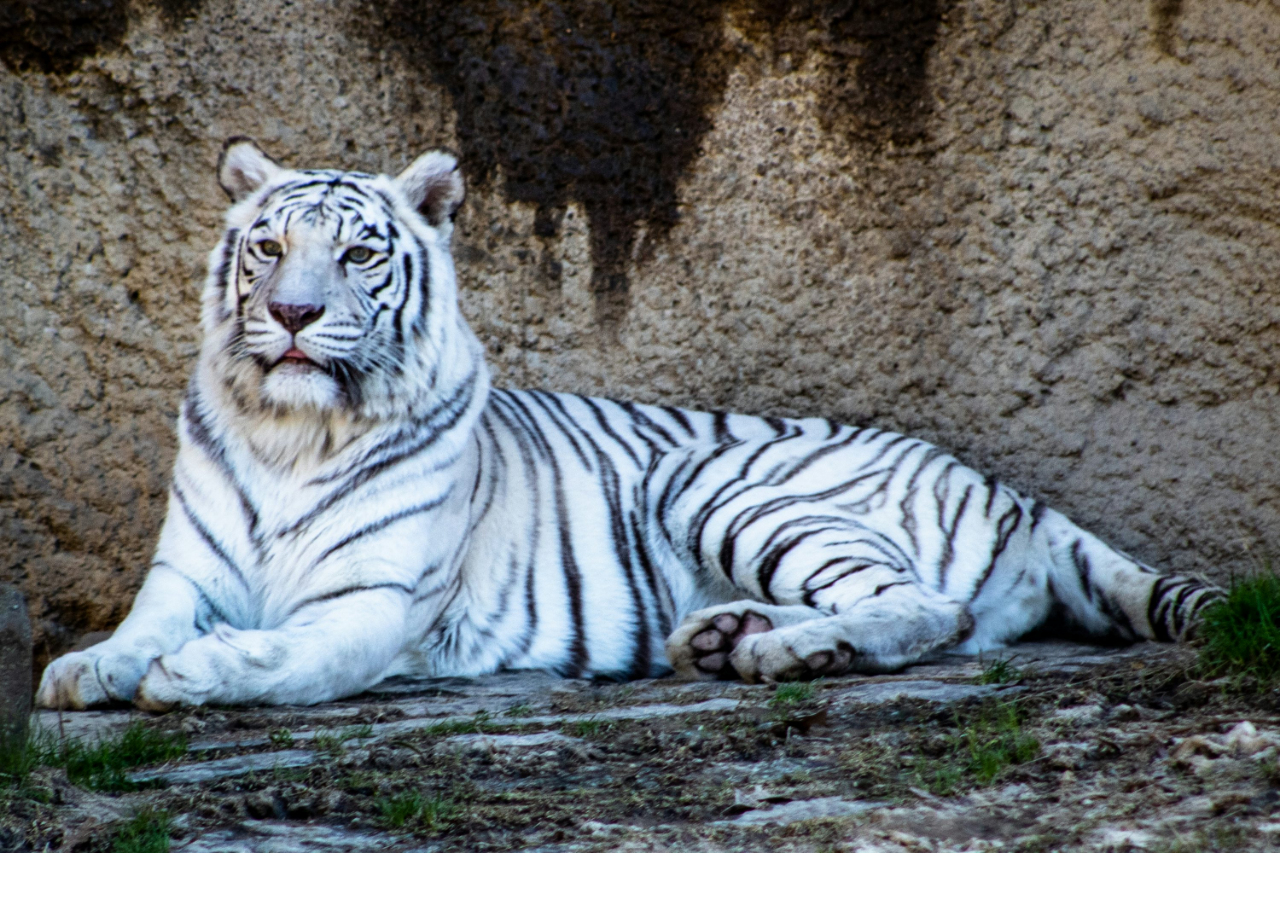
<file: Adapt Image/index.html>
<!DOCTYPE html>
<html lang="en">
<head>
    <meta charset="UTF-8">
    <meta name="viewport" content="width=device-width, initial-scale=1.0">
    <title>Adapt Image</title>
    <link rel="stylesheet" href="styles/index.css">
</head>
<body>
    <img src="image/tiger.jpeg" alt="">
</body>
</html>
</file>
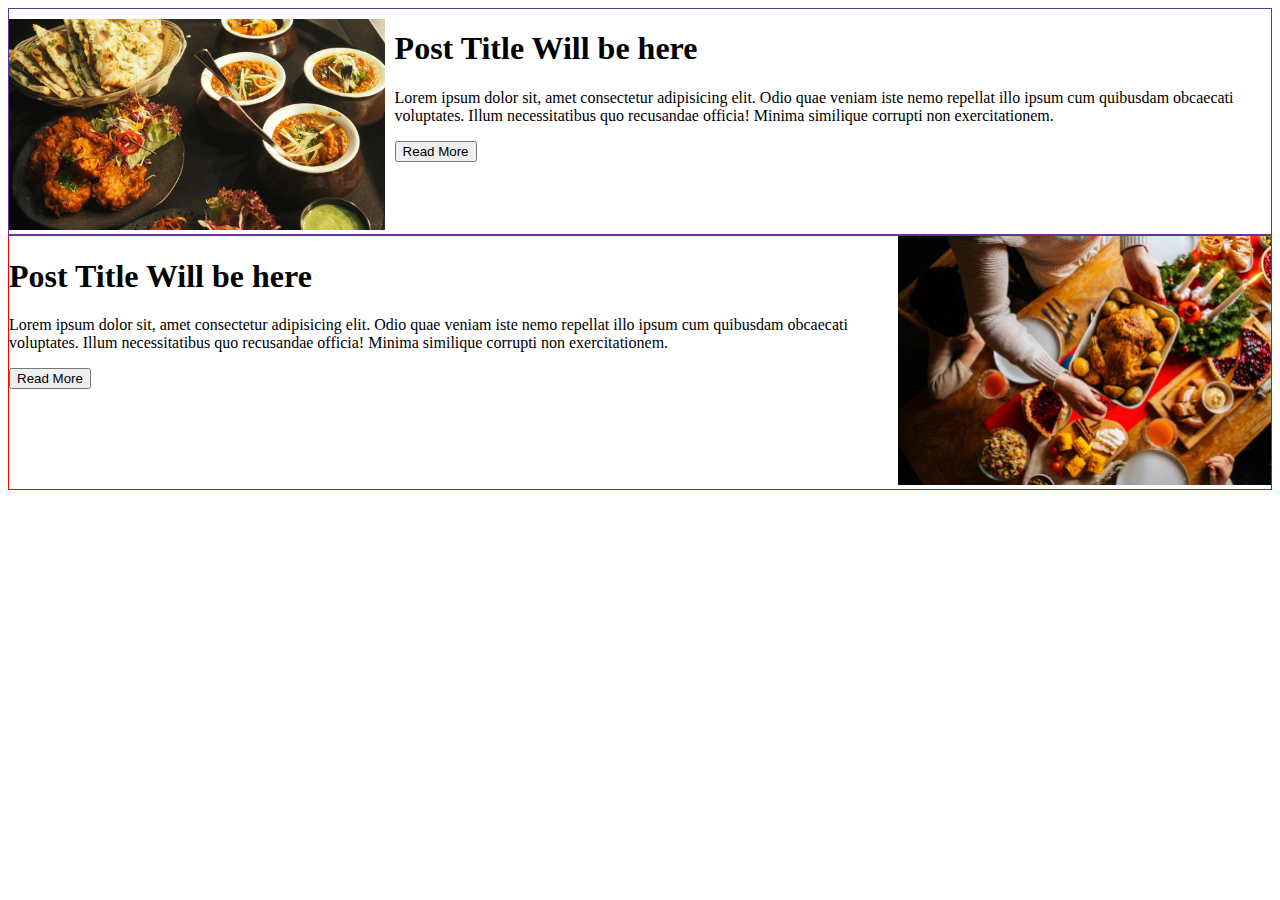
<file: Design Responsive Layout-1/index.html>
<!DOCTYPE html>
<html lang="en">
<head>
    <meta charset="UTF-8">
    <meta name="viewport" content="width=device-width, initial-scale=1.0">
    <title>Responsive</title>
    <link rel="stylesheet" href="styles/index.css">
</head>
<body>
    <div class="container">
        <div class="container-image">
            <img class="container-img" src="image/chanwalrus.jpg" alt="">
        </div>
        <div class="container-details">
            <h1>Post Title Will be here</h1>
            <p>Lorem ipsum dolor sit, amet consectetur adipisicing elit. Odio quae veniam iste nemo repellat illo ipsum cum quibusdam obcaecati voluptates. Illum necessitatibus quo recusandae officia! Minima similique corrupti non exercitationem.</p>
            <button>Read More</button>
        </div>
    </div>
    <div class="secondnd-container">
        <div class="second-container-details">
            <h1>Post Title Will be here</h1>
            <p>Lorem ipsum dolor sit, amet consectetur adipisicing elit. Odio quae veniam iste nemo repellat illo ipsum cum quibusdam obcaecati voluptates. Illum necessitatibus quo recusandae officia! Minima similique corrupti non exercitationem.</p>
            <button>Read More</button>
        </div>
        <div class="second-container-image">
            <img class="second-container-img" src="image/set menu.jpg" alt="">
        </div>
    </div>
</body>
</html>
</file>
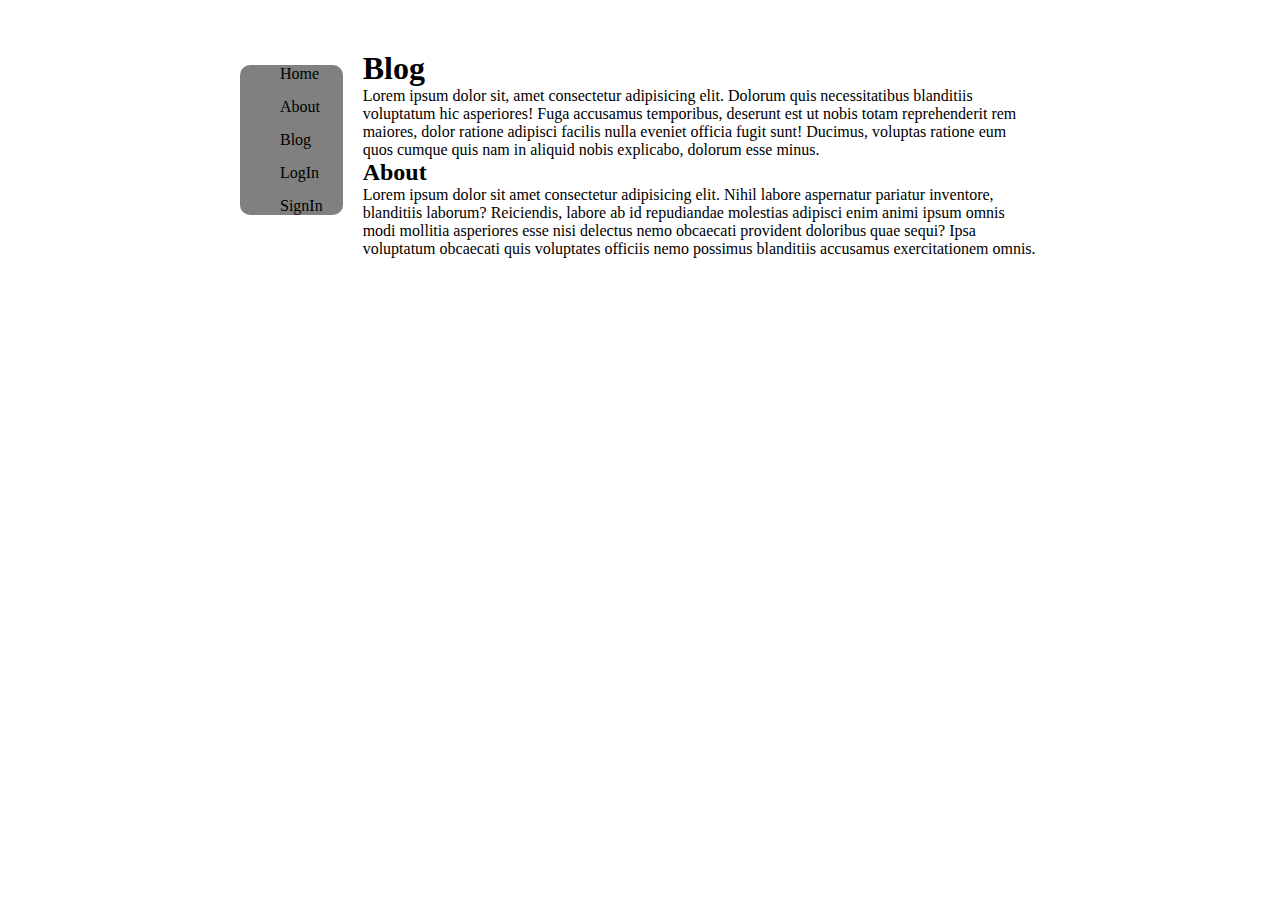
<file: flex-layout/index.html>
<!DOCTYPE html>
<html lang="en">
<head>
    <meta charset="UTF-8">
    <meta name="viewport" content="width=device-width, initial-scale=1.0">
    <title>Flex layout</title>
    <link rel="stylesheet" href="styles/index.css">
</head>
<body>
    <div class="container">
        <div>
            <nav>
                <ul>
                    <li>Home</li>
                    <li>About</li>
                    <li>Blog</li>
                    <li>LogIn</li>
                    <li>SignIn</li>
                </ul>
            </nav>
        </div>
        <div>
            <div>
                <h1>Blog</h1>
                <p>Lorem ipsum dolor sit, amet consectetur adipisicing elit. Dolorum quis necessitatibus blanditiis voluptatum hic asperiores! Fuga accusamus temporibus, deserunt est ut nobis totam reprehenderit rem maiores, dolor ratione adipisci facilis nulla eveniet officia fugit sunt! Ducimus, voluptas ratione eum quos cumque quis nam in aliquid nobis explicabo, dolorum esse minus.</p>
            </div>
            <div>
                <h2>About</h2>
                <p>Lorem ipsum dolor sit amet consectetur adipisicing elit. Nihil labore aspernatur pariatur inventore, blanditiis laborum? Reiciendis, labore ab id repudiandae molestias adipisci enim animi ipsum omnis modi mollitia asperiores esse nisi delectus nemo obcaecati provident doloribus quae sequi? Ipsa voluptatum obcaecati quis voluptates officiis nemo possimus blanditiis accusamus exercitationem omnis.</p>
            </div>
        </div>
    </div>
</body>
</html>
</file>
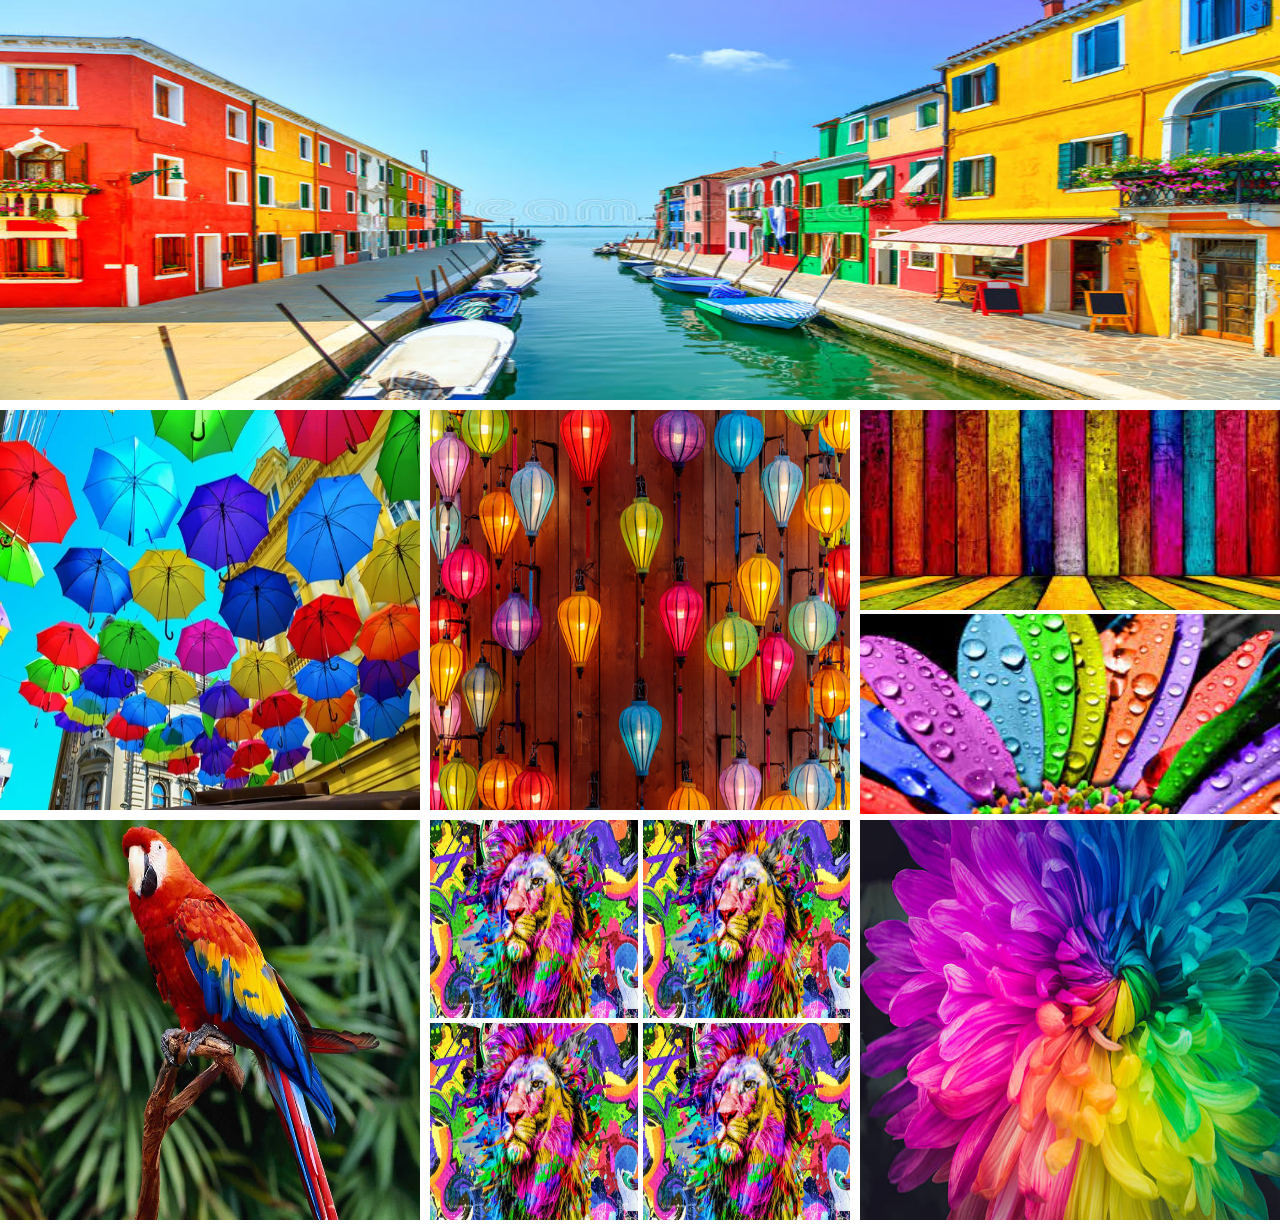
<file: simple-responsive/index.html>
<!DOCTYPE html>
<html lang="en">
<head>
    <meta charset="UTF-8">
    <meta name="viewport" content="width=device-width, initial-scale=1.0">
    <title>Responsive</title>
    <link rel="stylesheet" href="styles/index.css">
</head>
<body>
    <!-- <h1>Responsive Layout</h1> -->
    <main>
        <section>
            <div class="row">
                <img src="image/A.jpg" alt="">
            </div>
            <div class="row">
                <div>
                    <img src="image/B.jpg" alt="">
                </div>
                <div>
                    <img src="image/C.jpg" alt="">
                </div>
                <div class="varticle-collage">
                    <img src="image/D.jpg" alt="">
                    <img src="image/E.jpg" alt="">
                </div>
            </div>
            <div class="row">
                <div>
                    <img src="image/F.jpg" alt="">
                </div>
                <div class="square-collage">
                    <img src="image/G.jpg" alt="">
                    <img src="image/G.jpg" alt="">
                    <img src="image/G.jpg" alt="">
                    <img src="image/G.jpg" alt="">
                </div>
                <div>
                    <img src="image/H.jpg" alt="">
                </div>
            </div>
        </section>
    </main>
</body>
</html>
</file>
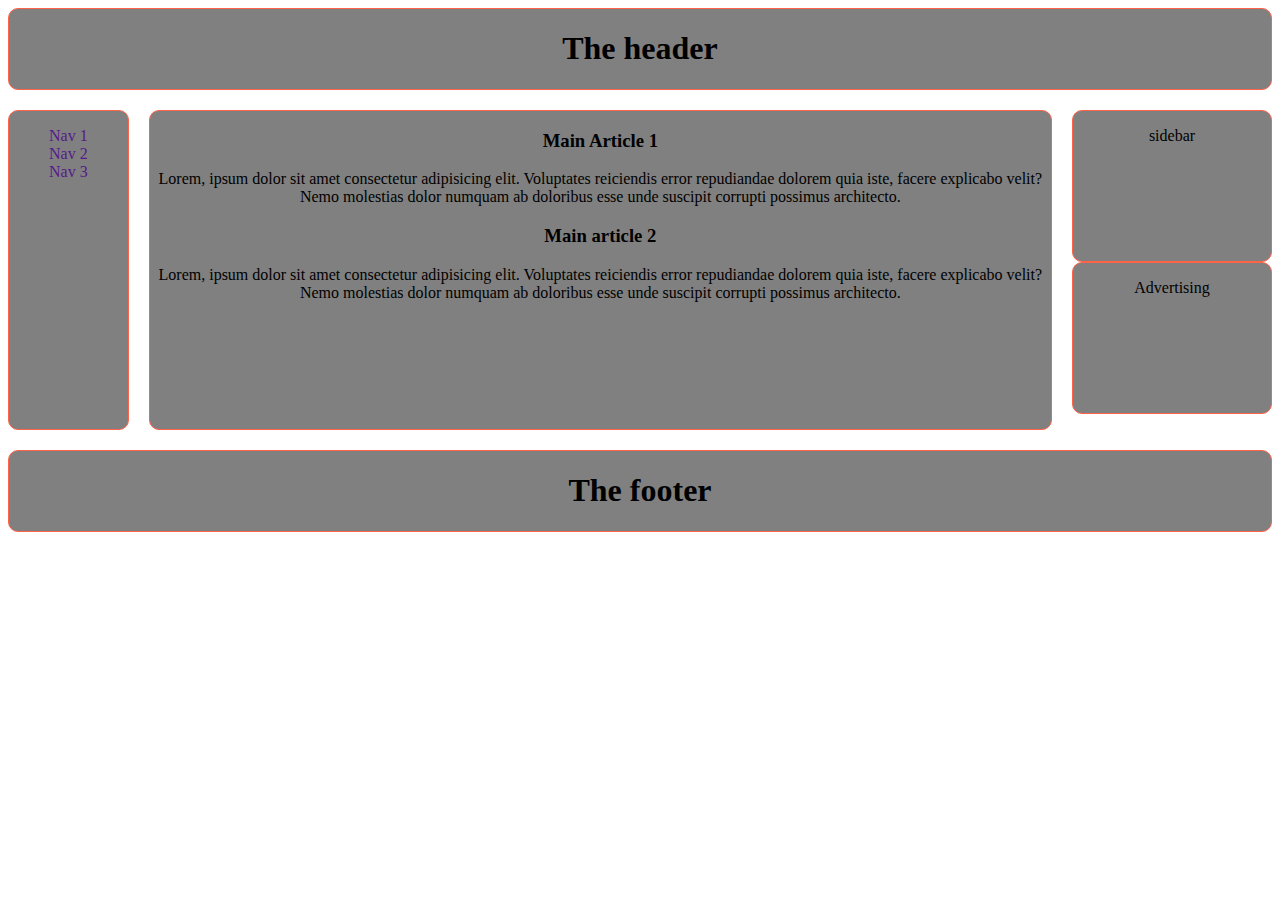
<file: grid-area-layout/grid_layout.html>
<!DOCTYPE html>
<html lang="en">
<head>
    <meta charset="UTF-8">
    <meta name="viewport" content="width=device-width, initial-scale=1.0">
    <title>Grid area Layout</title>
    <link rel="stylesheet" href="styles/grid_layout.css">
</head>
<body class="container">
    <header class="header">
        <h1> The header</h1>
    </header>
    <nav class="nav">
        <ul class="navbar">
            <li><a href="">Nav 1</a></li>
            <li><a href="">Nav 2</a></li>
            <li><a href="">Nav 3</a></li>
        </ul>
    </nav>
    <main class="main">
        <article>
            <h3>Main Article 1</h3>
            <p>Lorem, ipsum dolor sit amet consectetur adipisicing elit. Voluptates reiciendis error repudiandae dolorem quia iste, facere explicabo velit? Nemo molestias dolor numquam ab doloribus esse unde suscipit corrupti possimus architecto.</p>
        </article>
        <article>
            <h3>Main article 2</h3>
            <p>Lorem, ipsum dolor sit amet consectetur adipisicing elit. Voluptates reiciendis error repudiandae dolorem quia iste, facere explicabo velit? Nemo molestias dolor numquam ab doloribus esse unde suscipit corrupti possimus architecto.</p>
        </article>
    </main>
        <aside>
            <div class="sidebar">
                <p>sidebar</p>
            </div>
            <div class="advertising">
                <p>Advertising</p>
            </div>
        </aside>
    <footer class="footer">
        <h1>The footer</h1>
    </footer>
</body>
</html>
</file>
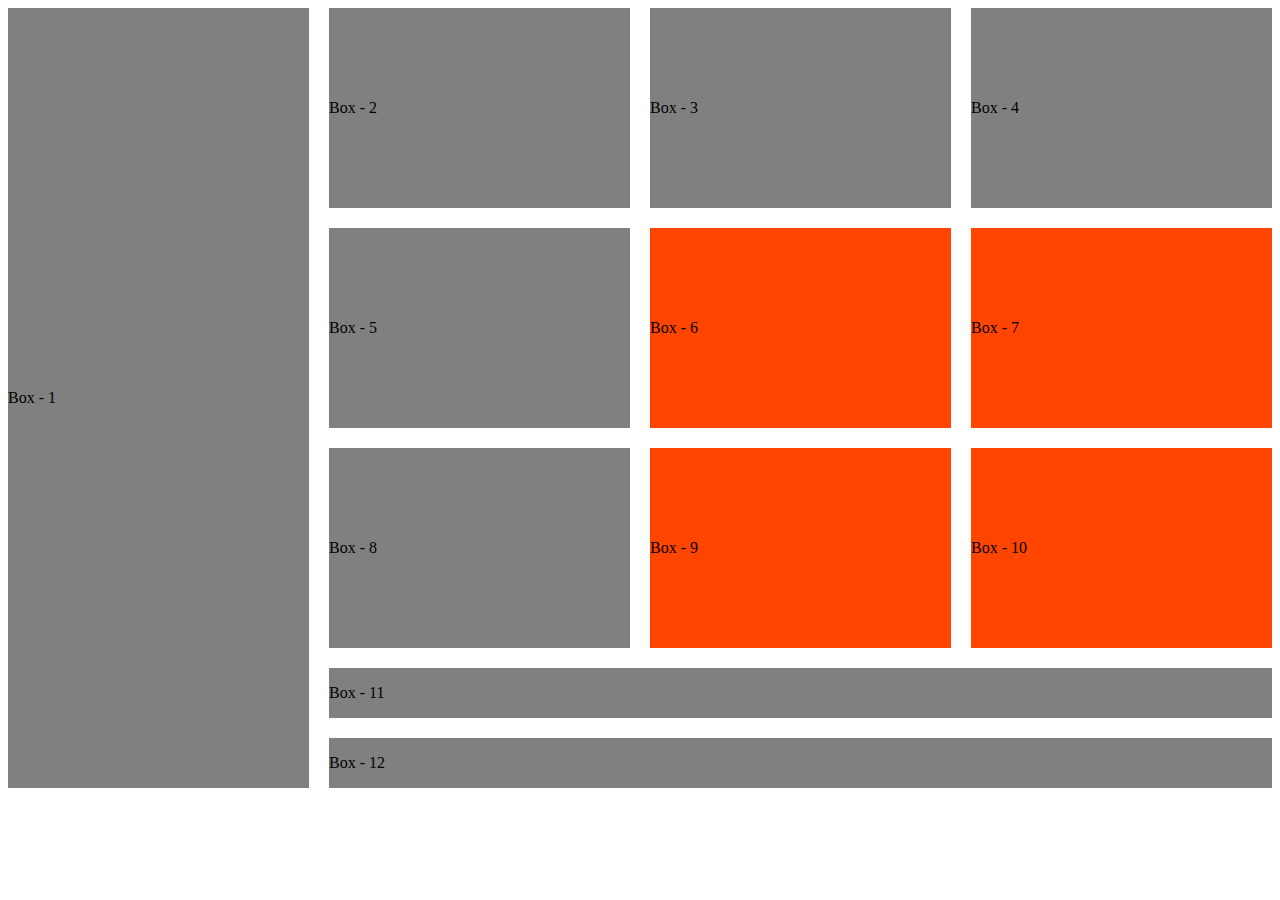
<file: simple-responsive/grid.html>
<!DOCTYPE html>
<html lang="en">
<head>
    <meta charset="UTF-8">
    <meta name="viewport" content="width=device-width, initial-scale=1.0">
    <title>Document</title>
    <link rel="stylesheet" href="styles/grid.css">
</head>
<body>
    <div class="container">
        <div class="box" id="box-1">Box - 1</div>
        <div class="box" id="box-2">Box - 2</div>
        <div class="box" id="box-3">Box - 3</div>
        <div class="box" id="box-4">Box - 4</div>
        <div class="box" id="box-5">Box - 5</div>
        <div class="box" id="box-6">Box - 6</div>
        <div class="box" id="box-7">Box - 7</div>
        <div class="box" id="box-8">Box - 8</div>
        <div class="box" id="box-9">Box - 9</div>
        <div class="box" id="box-10">Box - 10</div>
        <div class="box" id="box-11">Box - 11</div>
        <div class="box" id="box-12">Box - 12</div>
    </div>
</body>
</html>
</file>
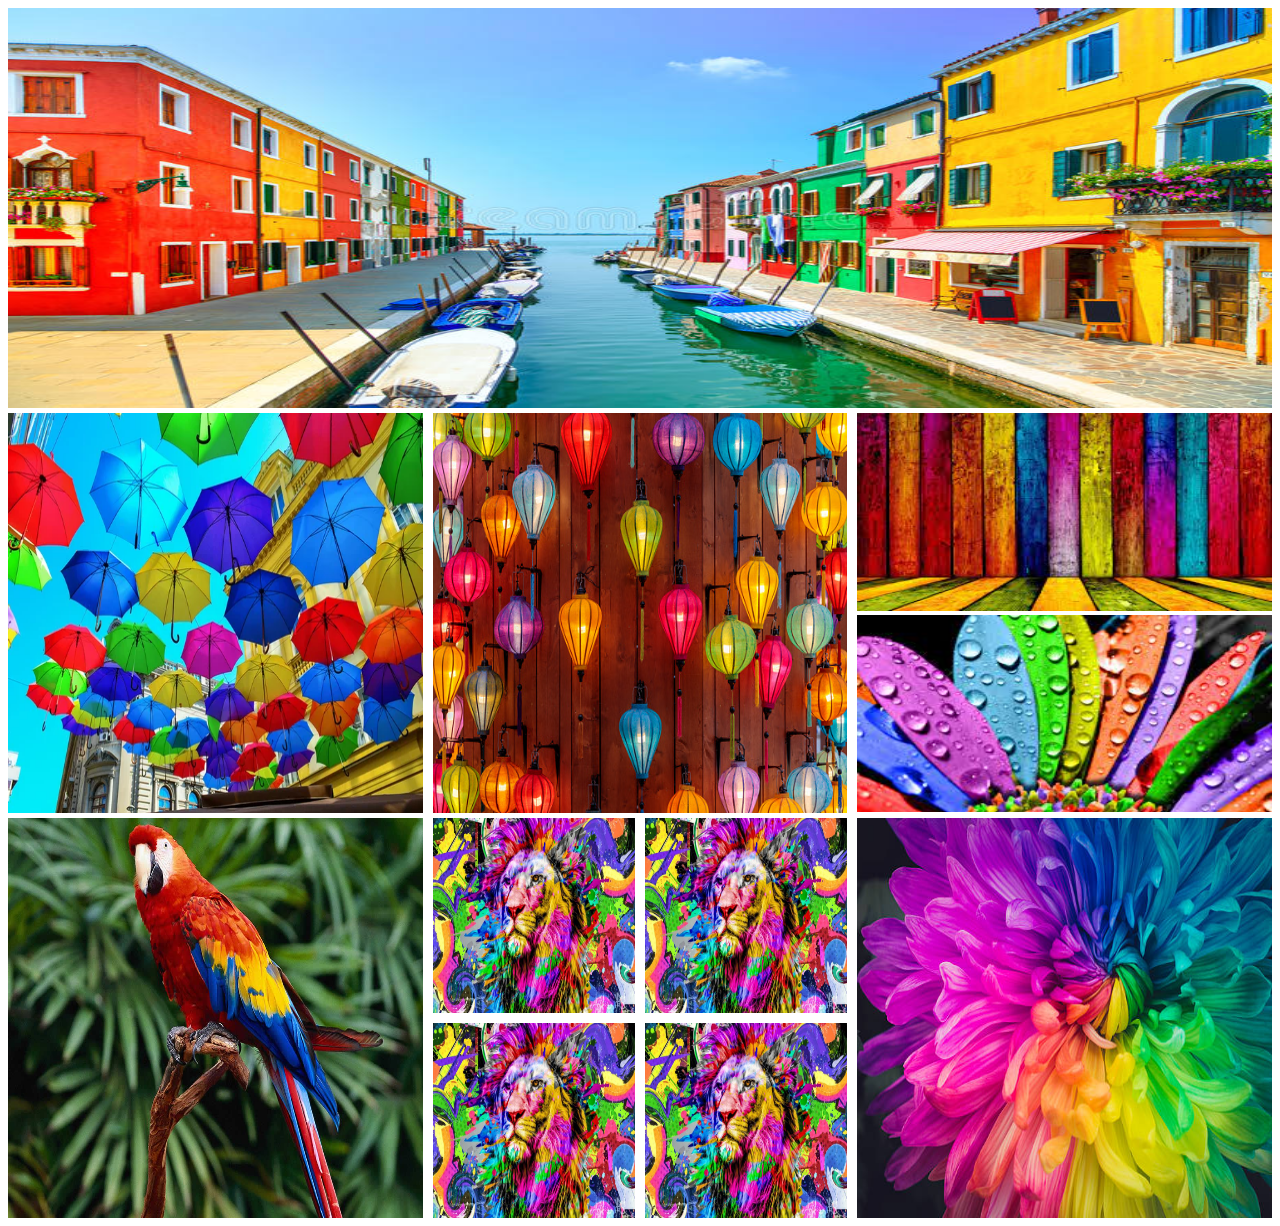
<file: simple-responsive/recap.html>
<!DOCTYPE html>
<html lang="en">
<head>
    <meta charset="UTF-8">
    <meta name="viewport" content="width=device-width, initial-scale=1.0">
    <title>Picture Collage</title>
    <link rel="stylesheet" href="styles/recap.css">
</head>
<body>
    <div class="row">
        <img src="image/A.jpg" alt="">
    </div>
    <div class="row">
        <div>
            <img src="image/B.jpg" alt="">
        </div>
        <div>
            <img src="image/C.jpg" alt="">
        </div>
        <div class="row-container">
            <img src="image/D.jpg" alt="">
            <img src="image/E.jpg" alt="">
        </div>
    </div>
    <div class="row">
        <div>
            <img src="image/F.jpg" alt="">
        </div>
        <div class="varticle-collage">
            <img src="image/G.jpg" alt="">
            <img src="image/G.jpg" alt="">
            <img src="image/G.jpg" alt="">
            <img src="image/G.jpg" alt="">
        </div>
        <div>
            <img src="image/H.jpg" alt="">
        </div>
    </div>
</body>
</html>
</file>
<file: Adapt Image/styles/index.css>
*{
    max-width:100%;
    margin: 0px auto;
}
img{
    /* width: 100%; */
}
</file>
<file: Design Responsive Layout-1/styles/index.css>
*{
    /* margin: 0px; */
}
.container{
    display: flex;
    border: 1px solid rebeccapurple;
    gap: 10px;
}
.container-img{
    width: 100%;
}
.container-image{
    width: 30%;
    /* border: 1px solid red; */
    padding-top: 10px;
}
.container-details{
    width: 70%;
}
.secondnd-container{
    display: flex;
    border: 1px solid red;
    gap: 20px;
}
.second-container-details{
    width: 70%;
}
.second-container-image{
    width: 30%;
}
.second-container-img{
    width: 100%;
}
@media screen and (max-width : 667px) {
    .container{
        flex-direction: column;
    }
    .container-details{
        width: 100%;
        text-align: center;
    }
    .container-image{
        width: 100%;
        padding-top: 10px;
    }
    .container-img{
        /* width: 100%; */
    }
    .secondnd-container{
    flex-direction: column-reverse;
    }
    .second-container-image{
        width: 100%;
    }
    .second-container-img{
        /* width: 100%; */
    }
    .second-container-details{
        width: 100%;
        text-align: center;
    }
}
</file>
<file: flex-layout/styles/index.css>
*{
    max-width: 800px;
    /* border: 1px solid yellow; */
    margin: 0px auto;
}
nav ul li{
    list-style: none;
    margin-top:15px;
}
nav{
    background-color: gray;
    padding-right: 20px;
    border-radius: 10px;
}
.container{
    display: flex;
    gap: 20px;
    margin-top: 50px;
}

@media screen and (max-width: 576px) {
    .container{
        flex-direction: column;
    }
    nav ul{
        display: flex;
    }
    nav ul li{
        margin-top:0px;
        margin-right: 15px;
    }
    nav{
        background-color: yellow;
        padding-right: 10px;
        border-radius: 10px;
    }
}
</file>
<file: simple-responsive/styles/index.css>
*{
    margin: 0px;
}
img{
    width: 100%;
    height: 100%;
}
.row{
    height: 400px;
    display: flex;
    gap: 10px;
    margin-bottom: 10px;
}
.row>div{
    flex: 1;
}
.varticle-collage img{
    height: 50%;
}
.square-collage{
    display: grid;
    grid-template-columns: repeat(2,1fr);
    gap: 5px;
}

@media screen and (max-width:576px) {
    .row{
        flex-direction: column;
    }
    .square-collage{
        grid-template-columns: repeat(1, 1fr);
    }
    .varticle-collage img{
        height: 100%;
    }
}
</file>
<file: grid-area-layout/styles/grid_layout.css>
.header, .nav, .main, .sidebar, .advertising, .footer{
    background-color: gray;
    border: 1px solid tomato;
    border-radius: 10px;
}
.header{
    grid-area: header;
    text-align: center;
}
.nav{
    grid-area: nav;
}
.main{
    grid-area: main;
    text-align: center;
}
.sidebar{
    grid-area: sidebar;
    text-align: center;
}
.advertising{
    grid-area: advertising;
    text-align: center;
}
.footer{
    grid-area: footer;
    text-align: center;
}
.nav li{
    list-style: none;
}
.nav a{
    text-decoration: none;
}
.nav li{
    margin-right: 40px;
}
aside{
    height: 300px;
    width: 200px;
}
aside div{
    height: 50%;
}
.container{
    display: grid;
    gap: 20px;
    grid-template-areas: 
    "header header header header"
    "nav    main   main   sidebar"
    "nav    main   main   advertising"
    "footer footer footer footer"
    ;
}

@media screen and (max-width:576px) {
    .container{
        grid-template-areas: 
        "header header header"
        "nav nav nav"
        "sidebar main main"
        "advertising footer footer"
        ;
    }
    .navbar{
        display: flex;
        justify-content: space-between;
    }
}
</file>
<file: simple-responsive/styles/grid.css>
.box{
    background-color: gray;
    display: flex;
    align-items: center;
}
.container{
    display: grid;
    grid-template-columns: repeat(4,1fr);
    grid-template-rows: repeat(3, 200px) 50px 50px;
    gap: 20px;
    
}
#box-1{
    grid-row: span 5;
}
#box-11, #box-12{
    grid-column: span 3;
}
#box-6, #box-7, #box-9, #box-10{
    background-color: orangered;
}
</file>
<file: simple-responsive/styles/recap.css>
.row{
    height: 400px;
    display: flex;
    gap: 10px;
    margin-bottom: 5px;
}
img{
    height: 100%;
    width: 100%;
}
.row-container img{
    height: calc((100% - 5px)/2);
}
.row div{
    flex: 1;
}
.varticle-collage{
    display: grid;
    grid-template-columns: repeat(2, 1fr);
    gap: 10px;
}

@media screen and (max-width:576px) {
    .row{
        flex-direction: column;
        height: auto;
    }
    .varticle-collage{
        grid-template-columns: repeat(1, 1fr);
        gap: 10px;
    }
}
</file>
